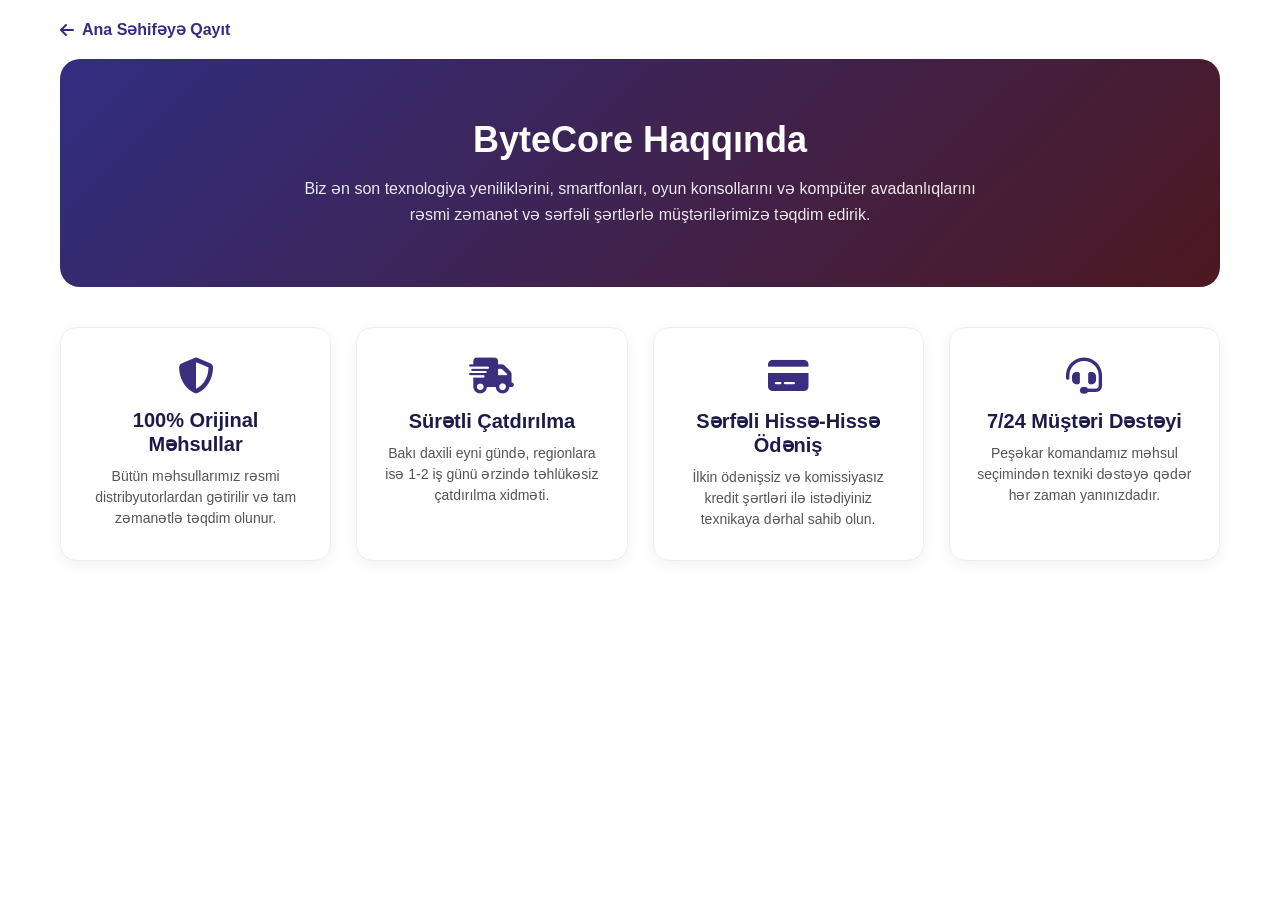
<file: about.html>
<!DOCTYPE html>
<html lang="az">
<head>
    <meta charset="UTF-8">
    <meta name="viewport" content="width=device-width, initial-scale=1.0">
    <title>Haqqımızda | ByteCore Premium Web Store</title>
    <link rel="stylesheet" href="style.css">
    <link rel="stylesheet" href="https://cdnjs.cloudflare.com/ajax/libs/font-awesome/6.4.0/css/all.min.css">
    <style>
        .page-container { max-width: 1200px; margin: 20px auto; padding: 0 20px; }
        .back-link { text-decoration: none; color: #312e81; font-weight: 600; display: inline-flex; align-items: center; gap: 8px; margin-bottom: 20px; }
        .about-hero { background: linear-gradient(135deg, #312e81, #4D1821); color: white; padding: 60px 30px; border-radius: 20px; text-align: center; margin-bottom: 40px; }
        .about-hero h1 { font-size: 36px; margin-bottom: 15px; }
        .about-hero p { max-width: 700px; margin: 0 auto; font-size: 16px; opacity: 0.9; line-height: 1.6; }
        .features-grid { display: grid; grid-template-columns: repeat(auto-fit, minmax(260px, 1fr)); gap: 25px; margin-bottom: 50px; }
        .feature-box { background: #fff; padding: 30px 25px; border-radius: 16px; box-shadow: 0 4px 15px rgba(0,0,0,0.06); border: 1px solid #eee; text-align: center; }
        .feature-box i { font-size: 36px; color: #3B2E7E; margin-bottom: 15px; }
        .feature-box h3 { font-size: 20px; color: #1e1b4b; margin-bottom: 10px; }
        .feature-box p { color: #555; font-size: 14px; line-height: 1.5; }
    </style>
</head>
<body>

    <div class="page-container">
        <a href="index.html" class="back-link">
            <i class="fa-solid fa-arrow-left"></i> Ana Səhifəyə Qayıt
        </a>

        <section class="about-hero">
            <h1>ByteCore Haqqında</h1>
            <p>Biz ən son texnologiya yeniliklərini, smartfonları, oyun konsollarını və kompüter avadanlıqlarını rəsmi zəmanət və sərfəli şərtlərlə müştərilərimizə təqdim edirik.</p>
        </section>

        <section class="features-grid">
            <div class="feature-box">
                <i class="fa-solid fa-shield-halved"></i>
                <h3>100% Orijinal Məhsullar</h3>
                <p>Bütün məhsullarımız rəsmi distribyutorlardan gətirilir və tam zəmanətlə təqdim olunur.</p>
            </div>
            <div class="feature-box">
                <i class="fa-solid fa-truck-fast"></i>
                <h3>Sürətli Çatdırılma</h3>
                <p>Bakı daxili eyni gündə, regionlara isə 1-2 iş günü ərzində təhlükəsiz çatdırılma xidməti.</p>
            </div>
            <div class="feature-box">
                <i class="fa-solid fa-credit-card"></i>
                <h3>Sərfəli Hissə-Hissə Ödəniş</h3>
                <p>İlkin ödənişsiz və komissiyasız kredit şərtləri ilə istədiyiniz texnikaya dərhal sahib olun.</p>
            </div>
            <div class="feature-box">
                <i class="fa-solid fa-headset"></i>
                <h3>7/24 Müştəri Dəstəyi</h3>
                <p>Peşəkar komandamız məhsul seçimindən texniki dəstəyə qədər hər zaman yanınızdadır.</p>
            </div>
        </section>
    </div>

</body>
</html>
</file>
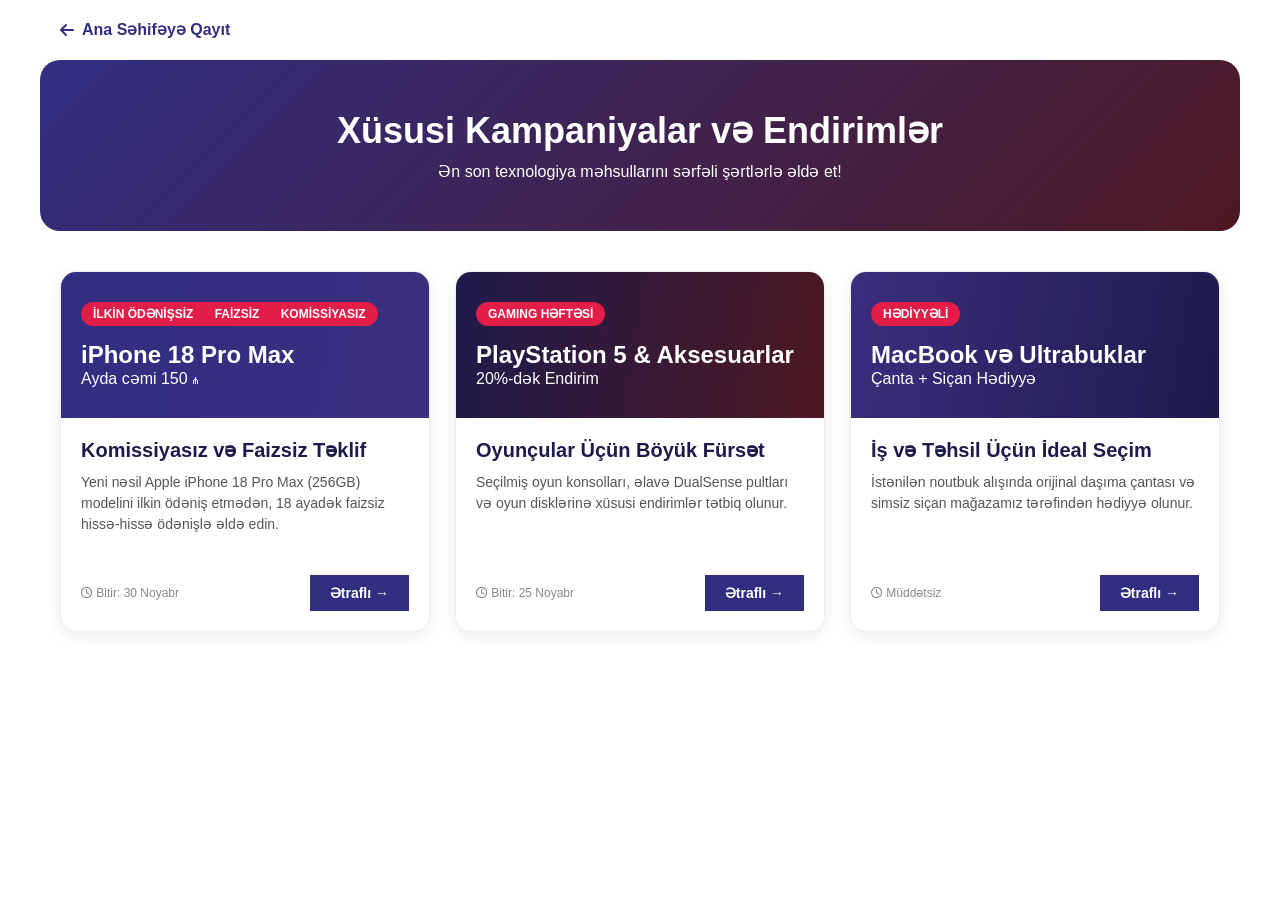
<file: campaigns.html>
<!DOCTYPE html>
<html lang="az">
<head>
    <meta charset="UTF-8">
    <meta name="viewport" content="width=device-width, initial-scale=1.0">
    <title>Kampaniyalar | ByteCore Premium Web Store</title>
    <!-- Mövcud stil faylını bura qoşuruq -->
    <link rel="stylesheet" href="style.css">
    <!-- İkonlar üçün Font Awesome -->
    <link rel="stylesheet" href="https://cdnjs.cloudflare.com/ajax/libs/font-awesome/6.4.0/css/all.min.css">
    <style>
        /* Kampaniyalar səhifəsinə özəl əlavə stillər */
        .campaigns-header {
            background: linear-gradient(135deg, #312e81, #4D1821);
            color: white;
            padding: 50px 20px;
            text-align: center;
            border-radius: 20px;
            margin: 20px auto;
            max-width: 1200px;
        }
        .campaigns-header h1 {
            font-size: 36px;
            margin-bottom: 10px;
        }
        .campaigns-grid {
            display: grid;
            grid-template-columns: repeat(auto-fit, minmax(320px, 1fr));
            gap: 25px;
            max-width: 1200px;
            margin: 40px auto;
            padding: 0 20px;
        }
        .campaign-card {
            background: #ffffff;
            border-radius: 16px;
            overflow: hidden;
            box-shadow: 0 4px 15px rgba(0,0,0,0.08);
            transition: transform 0.3s ease;
            border: 1px solid #eee;
            display: flex;
            flex-direction: column;
            justify-content: space-between;
        }
        .campaign-card:hover {
            transform: translateY(-5px);
        }
        .campaign-banner {
            background: linear-gradient(100deg, #312e81, #3B2E7E);
            color: white;
            padding: 30px 20px;
            position: relative;
        }
        .campaign-badge {
            background: #e11d48;
            color: white;
            padding: 5px 12px;
            border-radius: 20px;
            font-size: 12px;
            font-weight: bold;
            display: inline-block;
            margin-bottom: 15px;
        }
        .campaign-body {
            padding: 20px;
        }
        .campaign-body h3 {
            font-size: 20px;
            margin-bottom: 10px;
            color: #1e1b4b;
        }
        .campaign-body p {
            color: #555;
            font-size: 14px;
            line-height: 1.5;
            margin-bottom: 20px;
        }
        .campaign-footer {
            padding: 0 20px 20px 20px;
            display: flex;
            justify-content: space-between;
            align-items: center;
        }
        .campaign-date {
            font-size: 12px;
            color: #888;
        }
        .back-nav {
            max-width: 1200px;
            margin: 20px auto 0;
            padding: 0 20px;
        }
        .back-link {
            text-decoration: none;
            color: #312e81;
            font-weight: 600;
            display: inline-flex;
            align-items: center;
            gap: 8px;
        }
    </style>
</head>
<body>

    <!-- Ana səhifəyə qayıtmaq üçün yuxarı keçid -->
    <div class="back-nav">
        <a href="index.html" class="back-link">
            <i class="fa-solid fa-arrow-left"></i> Ana Səhifəyə Qayıt
        </a>
    </div>

    <!-- Səhifə Başlığı -->
    <section class="campaigns-header">
        <h1>Xüsusi Kampaniyalar və Endirimlər</h1>
        <p>Ən son texnologiya məhsullarını sərfəli şərtlərlə əldə et!</p>
    </section>

    <!-- Kampaniya Kartları -->
    <section class="campaigns-grid">

        <!-- 1-ci Kampaniya: iPhone 18 Pro Max -->
        <div class="campaign-card">
            <div>
                <div class="campaign-banner">
                    <span class="campaign-badge">İLKİN ÖDƏNİŞSİZ⠀︎︎⠀︎︎ FAİZSİZ⠀︎︎⠀︎︎ KOMİSSİYASIZ</span>
                    <h2>iPhone 18 Pro Max</h2>
                    <p>Ayda cəmi 150 ₼</p>
                </div>
                <div class="campaign-body">
                    <h3>Komissiyasız və Faizsiz Təklif</h3>
                    <p>Yeni nəsil Apple iPhone 18 Pro Max (256GB) modelini ilkin ödəniş etmədən, 18 ayadək faizsiz hissə-hissə ödənişlə əldə edin.</p>
                </div>
            </div>
            <div class="campaign-footer">
                <span class="campaign-date"><i class="fa-regular fa-clock"></i> Bitir: 30 Noyabr</span>
                <a href="IPhone.html" class="btn-primary" style="padding: 10px 20px; color: #fff; background: #312e81; font-size: 14px;"><strong>Ətraflı</strong> &rarr;</a>
            </div>
        </div>

        <!-- 2-ci Kampaniya: Oyun Konsolları -->
        <div class="campaign-card">
            <div>
                <div class="campaign-banner" style="background: linear-gradient(100deg, #1e1b4b, #4D1821);">
                    <span class="campaign-badge">GAMING HƏFTƏSİ</span>
                    <h2>PlayStation 5 & Aksesuarlar</h2>
                    <p>20%-dək Endirim</p>
                </div>
                <div class="campaign-body">
                    <h3>Oyunçular Üçün Böyük Fürsət</h3>
                    <p>Seçilmiş oyun konsolları, əlavə DualSense pultları və oyun disklərinə xüsusi endirimlər tətbiq olunur.</p>
                </div>
            </div>
            <div class="campaign-footer">
                <span class="campaign-date"><i class="fa-regular fa-clock"></i> Bitir: 25 Noyabr</span>
                <a href="PlayStation.html" class="btn-primary" style="padding: 10px 20px; color: #fff; background: #312e81; font-size: 14px;"><strong>Ətraflı</strong> &rarr;</a>
            </div>
        </div>

        <!-- 3-cü Kampaniya: Noutbuklar -->
        <div class="campaign-card">
            <div>
                <div class="campaign-banner" style="background: linear-gradient(100deg, #3B2E7E, #1e1b4b);">
                    <span class="campaign-badge">HƏDİYYƏLİ</span>
                    <h2>MacBook və Ultrabuklar</h2>
                    <p>Çanta + Siçan Hədiyyə</p>
                </div>
                <div class="campaign-body">
                    <h3>İş və Təhsil Üçün İdeal Seçim</h3>
                    <p>İstənilən noutbuk alışında orijinal daşıma çantası və simsiz siçan mağazamız tərəfindən hədiyyə olunur.</p>
                </div>
            </div>
            <div class="campaign-footer">
                <span class="campaign-date"><i class="fa-regular fa-clock"></i> Müddətsiz</span>
                <a href="MacBook.html" class="btn-primary" style="padding: 10px 20px; color: #fff; background: #312e81; font-size: 14px;"><strong>Ətraflı</strong> &rarr;</a>
            </div>
        </div>

    </section>

</body>
</html>
</file>
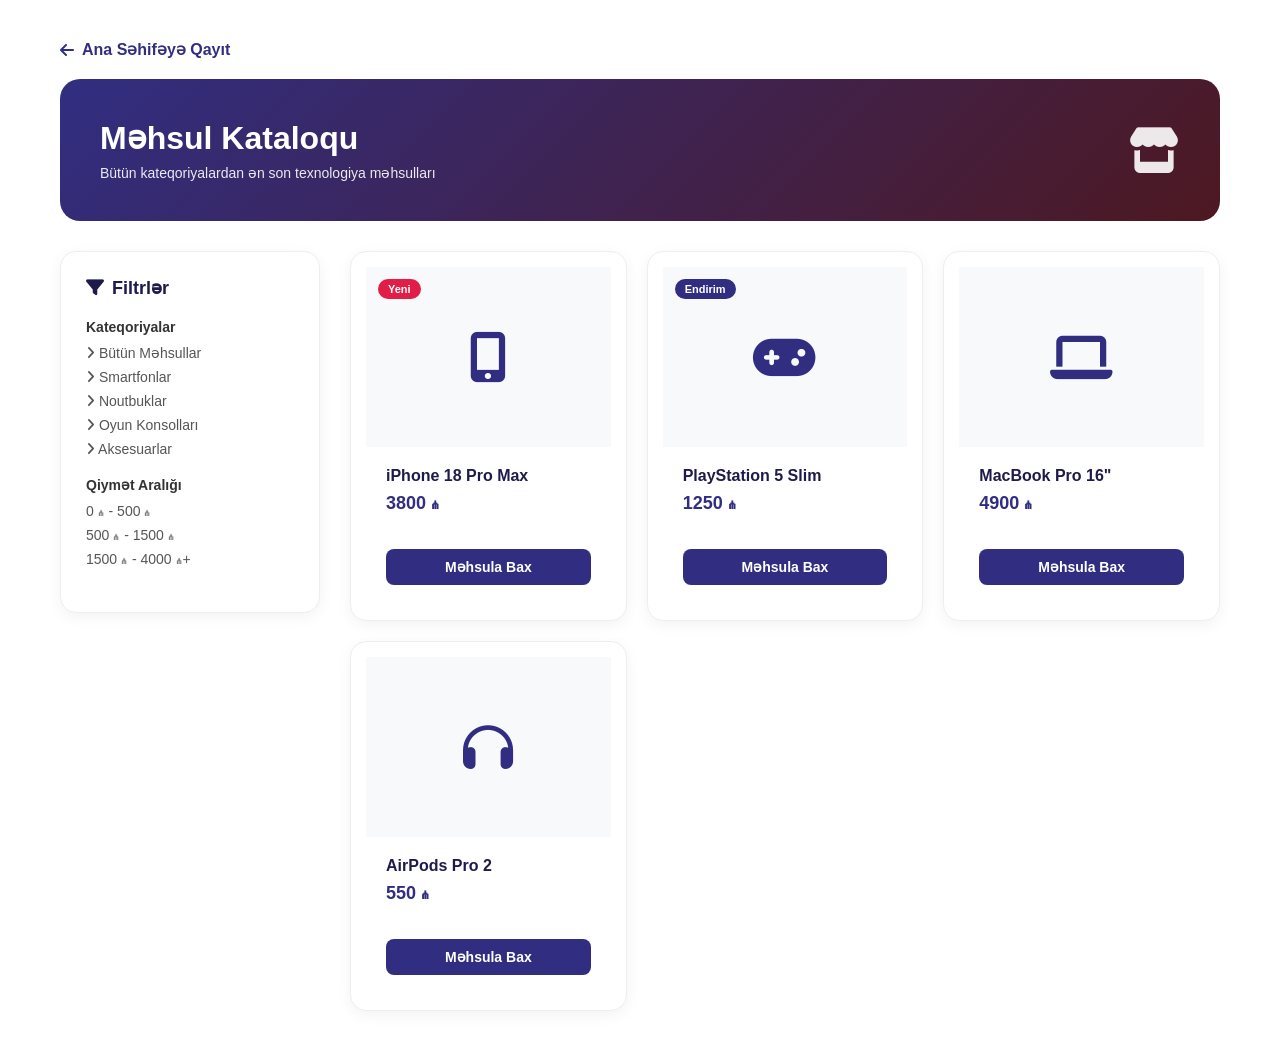
<file: catalog.html>
<!DOCTYPE html>
<html lang="az">
<head>
    <meta charset="UTF-8">
    <meta name="viewport" content="width=device-width, initial-scale=1.0">
    <title>Məhsul Kataloqu | ByteCore Premium Web Store</title>
    <link rel="stylesheet" href="style.css">
    <link rel="stylesheet" href="https://cdnjs.cloudflare.com/ajax/libs/font-awesome/6.4.0/css/all.min.css">
    <style>
        .catalog-container { max-width: 1200px; margin: 40px auto; padding: 0 20px; }
        .back-link { text-decoration: none; color: #312e81; font-weight: 600; display: inline-flex; align-items: center; gap: 8px; margin-bottom: 20px; }
        
        .catalog-header { background: linear-gradient(135deg, #312e81, #4D1821); color: white; padding: 40px; border-radius: 20px; margin-bottom: 30px; display: flex; justify-content: space-between; align-items: center; }
        .catalog-header h1 { font-size: 32px; margin-bottom: 8px; }

        .catalog-layout { display: grid; grid-template-columns: 260px 1fr; gap: 30px; }
        @media (max-width: 768px) { .catalog-layout { grid-template-columns: 1fr; } }

        /* Sol Filtr Paneli */
        .filter-sidebar { background: #fff; padding: 25px; border-radius: 16px; box-shadow: 0 4px 15px rgba(0,0,0,0.05); border: 1px solid #eee; height: fit-content; }
        .filter-title { font-size: 18px; font-weight: 700; color: #1e1b4b; margin-bottom: 20px; display: flex; align-items: center; gap: 8px; }
        .filter-group { margin-bottom: 20px; }
        .filter-group label { display: block; font-weight: 600; color: #333; margin-bottom: 10px; font-size: 14px; }
        .filter-list { list-style: none; padding: 0; margin: 0; }
        .filter-list li { margin-bottom: 8px; font-size: 14px; color: #555; cursor: pointer; transition: 0.2s; }
        .filter-list li:hover { color: #312e81; font-weight: 600; }

        /* Sağ Məhsullar Toru (Grid) */
        .products-grid { display: grid; grid-template-columns: repeat(auto-fit, minmax(240px, 1fr)); gap: 20px; }
        .product-card { background: #fff; border-radius: 16px; overflow: hidden; box-shadow: 0 4px 15px rgba(0,0,0,0.05); border: 1px solid #eee; transition: transform 0.3s ease; display: flex; flex-direction: column; justify-content: space-between; }
        .product-card:hover { transform: translateY(-5px); box-shadow: 0 8px 25px rgba(0,0,0,0.1); }
        
        .p-img-box { background: #f8f9fa; height: 180px; display: flex; align-items: center; justify-content: center; position: relative; color: #312e81; font-size: 50px; }
        .p-badge { position: absolute; top: 12px; left: 12px; background: #e11d48; color: white; padding: 4px 10px; border-radius: 20px; font-size: 11px; font-weight: bold; }
        
        .p-body { padding: 20px; }
        .p-title { font-size: 16px; font-weight: 700; color: #1e1b4b; margin-bottom: 8px; }
        .p-price { font-size: 18px; font-weight: 800; color: #312e81; margin-bottom: 15px; }
        
        .p-footer { padding: 0 20px 20px 20px; }
        .buy-btn { display: block; text-align: center; background: #312e81; color: white; text-decoration: none; padding: 10px; border-radius: 8px; font-weight: bold; font-size: 14px; transition: 0.2s; }
        .buy-btn:hover { background: #4D1821; }
    </style>
</head>
<body>

    <div class="catalog-container">
        <a href="index.html" class="back-link">
            <i class="fa-solid fa-arrow-left"></i> Ana Səhifəyə Qayıt
        </a>

        <div class="catalog-header">
            <div>
                <h1>Məhsul Kataloqu</h1>
                <p style="opacity: 0.9; font-size: 14px;">Bütün kateqoriyalardan ən son texnologiya məhsulları</p>
            </div>
            <i class="fa-solid fa-store" style="font-size: 45px; opacity: 0.9;"></i>
        </div>

        <div class="catalog-layout">
            <!-- Sol Tərəf: Filtrlər -->
            <div class="filter-sidebar">
                <div class="filter-title"><i class="fa-solid fa-filter"></i> Filtrlər</div>
                
                <div class="filter-group">
                    <label>Kateqoriyalar</label>
                    <ul class="filter-list">
                        <li><i class="fa-solid fa-angle-right"></i> Bütün Məhsullar</li>
                        <li><i class="fa-solid fa-angle-right"></i> Smartfonlar</li>
                        <li><i class="fa-solid fa-angle-right"></i> Noutbuklar</li>
                        <li><i class="fa-solid fa-angle-right"></i> Oyun Konsolları</li>
                        <li><i class="fa-solid fa-angle-right"></i> Aksesuarlar</li>
                    </ul>
                </div>

                <div class="filter-group">
                    <label>Qiymət Aralığı</label>
                    <ul class="filter-list">
                        <li>0 ₼ - 500 ₼</li>
                        <li>500 ₼ - 1500 ₼</li>
                        <li>1500 ₼ - 4000 ₼+</li>
                    </ul>
                </div>
            </div>

            <!-- Sağ Tərəf: Məhsullar -->
            <div class="products-grid">
                
                <!-- Məhsul 1 -->
                <div class="product-card">
                    <div>
                        <div class="p-img-box">
                            <span class="p-badge">Yeni</span>
                            <i class="fa-solid fa-mobile-screen-button"></i>
                        </div>
                        <div class="p-body">
                            <div class="p-title">iPhone 18 Pro Max</div>
                            <div class="p-price">3800 ₼</div>
                        </div>
                    </div>
                    <div class="p-footer">
                        <a href="product.html?id=109" class="buy-btn">Məhsula Bax</a>
                    </div>
                </div>

                <!-- Məhsul 2 -->
                <div class="product-card">
                    <div>
                        <div class="p-img-box">
                            <span class="p-badge" style="background: #312e81;">Endirim</span>
                            <i class="fa-solid fa-gamepad"></i>
                        </div>
                        <div class="p-body">
                            <div class="p-title">PlayStation 5 Slim</div>
                            <div class="p-price">1250 ₼</div>
                        </div>
                    </div>
                    <div class="p-footer">
                        <a href="product.html?id=109" class="buy-btn">Məhsula Bax</a>
                    </div>
                </div>

                <!-- Məhsul 3 -->
                <div class="product-card">
                    <div>
                        <div class="p-img-box">
                            <i class="fa-solid fa-laptop"></i>
                        </div>
                        <div class="p-body">
                            <div class="p-title">MacBook Pro 16"</div>
                            <div class="p-price">4900 ₼</div>
                        </div>
                    </div>
                    <div class="p-footer">
                        <a href="product.html?id=109" class="buy-btn">Məhsula Bax</a>
                    </div>
                </div>

                <!-- Məhsul 4 -->
                <div class="product-card">
                    <div>
                        <div class="p-img-box">
                            <i class="fa-solid fa-headphones"></i>
                        </div>
                        <div class="p-body">
                            <div class="p-title">AirPods Pro 2</div>
                            <div class="p-price">550 ₼</div>
                        </div>
                    </div>
                    <div class="p-footer">
                        <a href="product.html?id=109" class="buy-btn">Məhsula Bax</a>
                    </div>
                </div>

            </div>
        </div>
    </div>

</body>
</html>
</file>
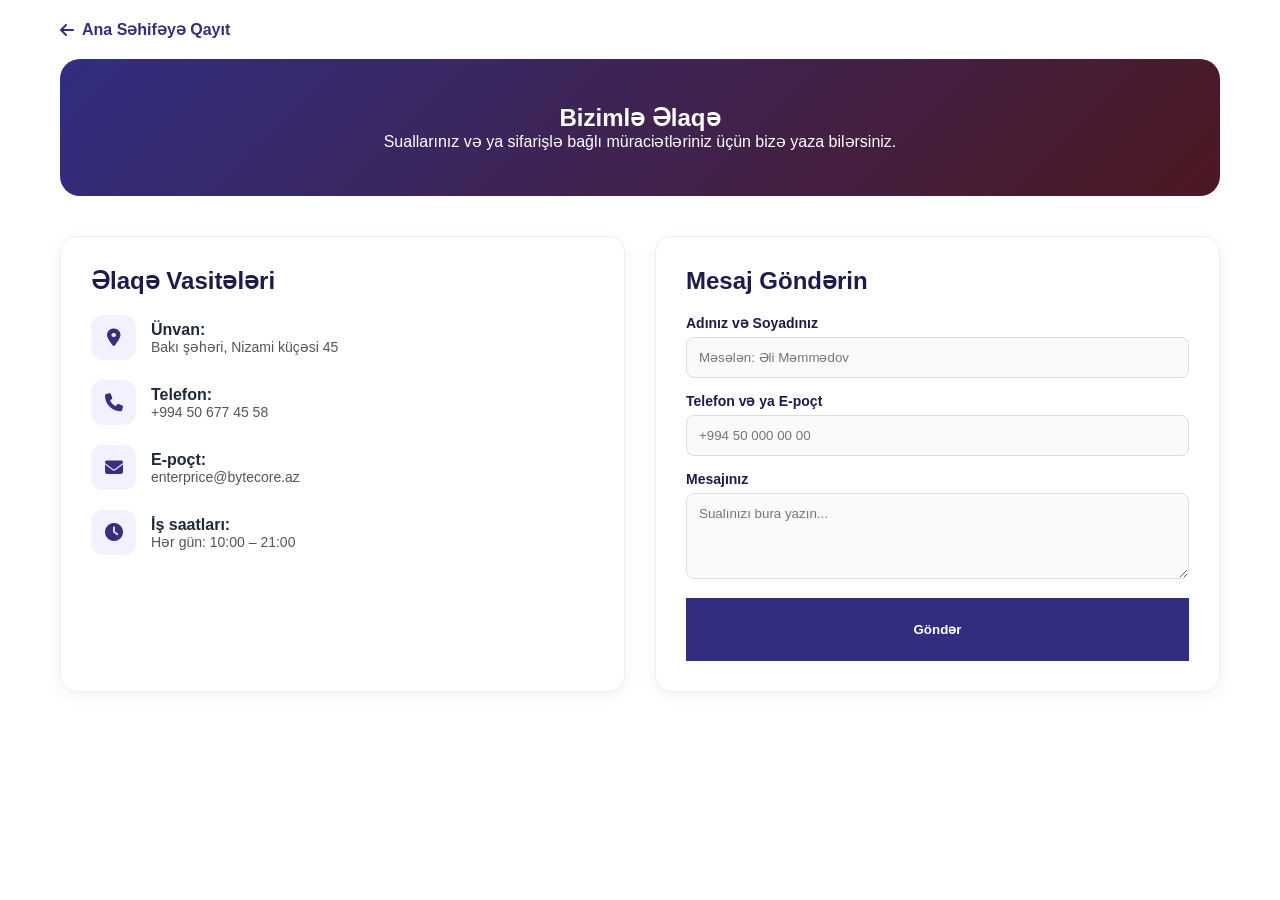
<file: contact.html>
<!DOCTYPE html>
<html lang="az">
<head>
    <meta charset="UTF-8">
    <meta name="viewport" content="width=device-width, initial-scale=1.0">
    <title>Əlaqə | ByteCore Premium Web Store</title>
    <link rel="stylesheet" href="style.css">
    <link rel="stylesheet" href="https://cdnjs.cloudflare.com/ajax/libs/font-awesome/6.4.0/css/all.min.css">
    <style>
        .page-container { max-width: 1200px; margin: 20px auto; padding: 0 20px; }
        .back-link { text-decoration: none; color: #312e81; font-weight: 600; display: inline-flex; align-items: center; gap: 8px; margin-bottom: 20px; }
        .contact-header { background: linear-gradient(135deg, #312e81, #4D1821); color: white; padding: 45px 20px; border-radius: 20px; text-align: center; margin-bottom: 40px; }
        .contact-wrapper { display: grid; grid-template-columns: repeat(auto-fit, minmax(320px, 1fr)); gap: 30px; margin-bottom: 50px; }
        .contact-info, .contact-form { background: #fff; padding: 30px; border-radius: 16px; box-shadow: 0 4px 15px rgba(59, 46, 126, 0.06); border: 1px solid #eee; }
        .info-item { display: flex; align-items: center; gap: 15px; margin-bottom: 20px; }
        .info-item i { width: 45px; height: 45px; background: #f3f0ff; color: #3B2E7E; border-radius: 12px; display: flex; align-items: center; justify-content: center; font-size: 18px; }
        .form-group { margin-bottom: 15px; }
        .form-group label { display: block; margin-bottom: 6px; font-weight: 600; color: #1e1b4b; font-size: 14px; }
        .form-group input, .form-group textarea { width: 100%; padding: 12px; border: 1px solid #ddd; border-radius: 8px; font-family: inherit; box-sizing: border-box; }
        .form-group input:focus, .form-group textarea:focus { outline: none; border-color: #3B2E7E; }
    </style>
</head>
<body>

    <div class="page-container">
        <a href="index.html" class="back-link">
            <i class="fa-solid fa-arrow-left"></i> Ana Səhifəyə Qayıt
        </a>

        <section class="contact-header">
            <h1>Bizimlə Əlaqə</h1>
            <p>Suallarınız və ya sifarişlə bağlı müraciətləriniz üçün bizə yaza bilərsiniz.</p>
        </section>

        <div class="contact-wrapper">
            <!-- Əlaqə Məlumatları -->
            <div class="contact-info">
                <h2 style="margin-bottom: 20px; color: #1e1b4b;">Əlaqə Vasitələri</h2>
                
                <div class="info-item">
                    <i class="fa-solid fa-location-dot"></i>
                    <div>
                        <strong>Ünvan:</strong>
                        <p style="color: #555; font-size: 14px;">Bakı şəhəri, Nizami küçəsi 45</p>
                    </div>
                </div>

                <div class="info-item">
                    <i class="fa-solid fa-phone"></i>
                    <div>
                        <strong>Telefon:</strong>
                        <p style="color: #555; font-size: 14px;">+994 50 677 45 58</p>
                    </div>
                </div>

                <div class="info-item">
                    <i class="fa-solid fa-envelope"></i>
                    <div>
                        <strong>E-poçt:</strong>
                        <p style="color: #555; font-size: 14px;">enterprice@bytecore.az</p>
                    </div>
                </div>

                <div class="info-item">
                    <i class="fa-solid fa-clock"></i>
                    <div>
                        <strong>İş saatları:</strong>
                        <p style="color: #555; font-size: 14px;">Hər gün: 10:00 – 21:00</p>
                    </div>
                </div>
            </div>

            <!-- Mesaj Göndərmə Formu -->
            <div class="contact-form">
                <h2 style="margin-bottom: 20px; color: #1e1b4b;">Mesaj Göndərin</h2>
                <form onsubmit="event.preventDefault(); alert('Mesajınız uğurla göndərildi!');">
                    <div class="form-group">
                        <label>Adınız və Soyadınız</label>
                        <input type="text" placeholder="Məsələn: Əli Məmmədov" required>
                    </div>
                    <div class="form-group">
                        <label>Telefon və ya E-poçt</label>
                        <input type="text" placeholder="+994 50 000 00 00" required>
                    </div>
                    <div class="form-group">
                        <label>Mesajınız</label>
                        <textarea rows="4" placeholder="Sualınızı bura yazın..." required></textarea>
                    </div>
                    <button type="submit" class="btn-primary" style="border: none; cursor: pointer; color: #fff; background: #312e81; width: 100%;"><strong>Göndər</strong></button>
                </form>
            </div>
        </div>
    </div>

</body>
</html>
</file>
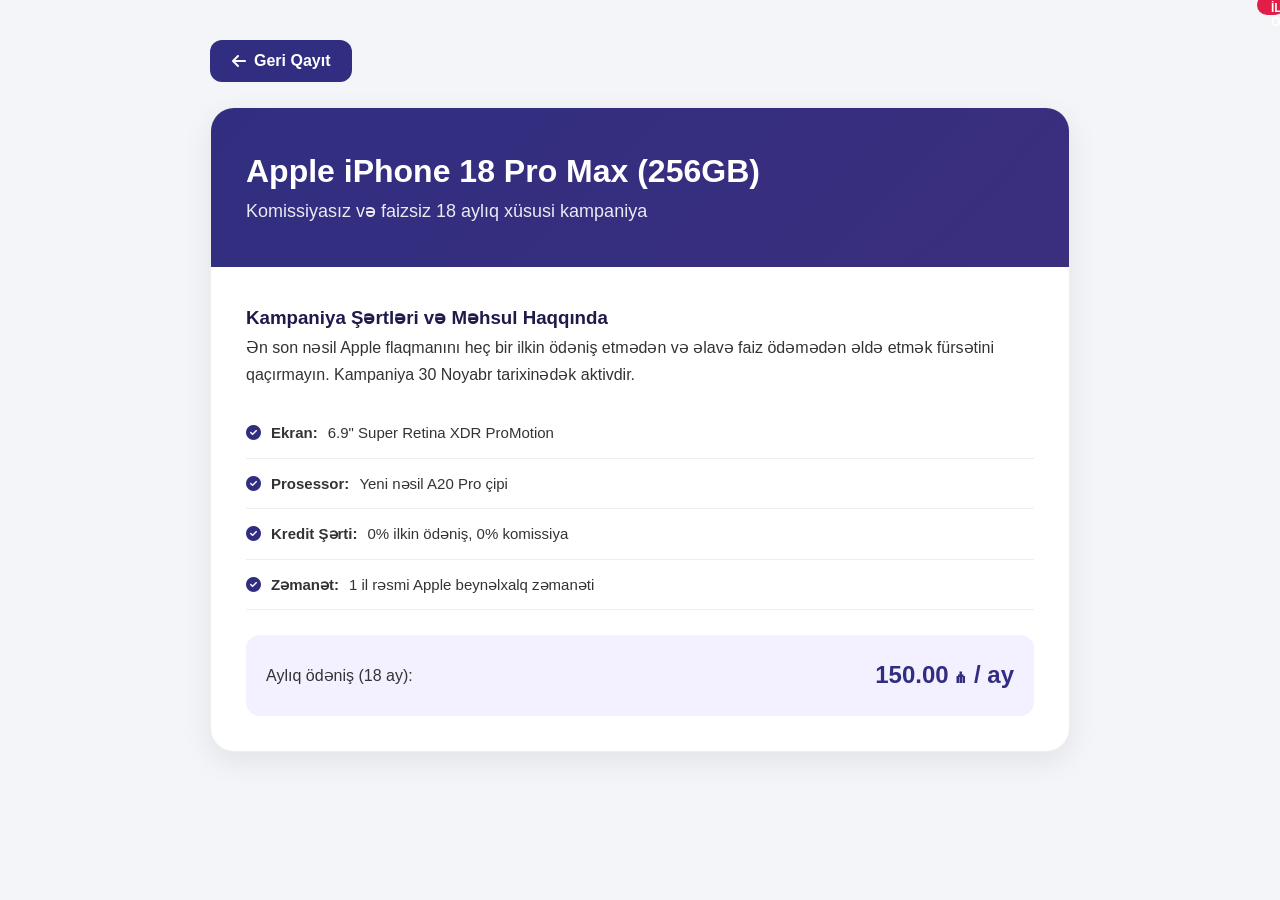
<file: IPhone.html>
<!DOCTYPE html>
<html lang="az">
<head>
    <meta charset="UTF-8">
    <meta name="viewport" content="width=device-width, initial-scale=1.0">
    <title>iPhone 18 Pro Max Kampaniyası | ByteCore</title>
    <link rel="stylesheet" href="style.css">
    <link rel="stylesheet" href="https://cdnjs.cloudflare.com/ajax/libs/font-awesome/6.4.0/css/all.min.css">
    <style>
        body { background: #f4f5f8; font-family: 'Segoe UI', sans-serif; margin: 0; padding: 0; }
        .single-wrapper { max-width: 900px; margin: 40px auto; padding: 0 20px; }
        .back-btn {
            display: inline-flex; align-items: center; gap: 8px;
            background: #312e81; color: white; text-decoration: none;
            padding: 12px 22px; border-radius: 12px; font-weight: 600;
            margin-bottom: 25px; transition: 0.2s;
        }
        .back-btn:hover { background: #4D1821; }
        .detail-card {
            background: #fff; border-radius: 24px; overflow: hidden;
            box-shadow: 0 10px 30px rgba(0,0,0,0.08); border: 1px solid #eee;
        }
        .detail-hero {
            background: linear-gradient(135deg, #312e81, #3B2E7E);
            color: white; padding: 45px 35px;
        }
        .badge {
            background: #e11d48; padding: 6px 14px; border-radius: 20px;
            font-size: 12px; font-weight: bold; display: inline-block; margin-bottom: 15px;
        }
        .detail-hero h1 { font-size: 32px; margin: 0 0 10px 0; }
        .detail-hero p { font-size: 18px; opacity: 0.9; margin: 0; }
        .detail-content { padding: 35px; color: #333; line-height: 1.7; }
        .specs-list { list-style: none; padding: 0; margin: 20px 0; }
        .specs-list li {
            padding: 12px 0; border-bottom: 1px solid #eee;
            display: flex; align-items: center; gap: 10px; font-size: 15px;
        }
        .specs-list li i { color: #312e81; }
        .price-highlight {
            background: #f3f0ff; padding: 20px; border-radius: 14px;
            margin-top: 25px; display: flex; justify-content: space-between; align-items: center;
        }
        .price-highlight strong { font-size: 24px; color: #312e81; }
    </style>
</head>
<body>

    <div class="single-wrapper">
        <!-- Yalnız Geri Qayıtma Düyməsi -->
        <a href="campaigns.html" class="back-btn">
            <i class="fa-solid fa-arrow-left"></i> Geri Qayıt
        </a>

        <div class="detail-card">
            <div class="detail-hero">
                <span class="badge">İLKİN ÖDƏNİŞSİZ</span>
                <h1>Apple iPhone 18 Pro Max (256GB)</h1>
                <p>Komissiyasız və faizsiz 18 aylıq xüsusi kampaniya</p>
            </div>

            <div class="detail-content">
                <h3 style="color: #1e1b4b; margin-top: 0;">Kampaniya Şərtləri və Məhsul Haqqında</h3>
                <p>Ən son nəsil Apple flaqmanını heç bir ilkin ödəniş etmədən və əlavə faiz ödəmədən əldə etmək fürsətini qaçırmayın. Kampaniya 30 Noyabr tarixinədək aktivdir.</p>
                
                <ul class="specs-list">
                    <li><i class="fa-solid fa-check-circle"></i> <strong>Ekran:</strong> 6.9" Super Retina XDR ProMotion</li>
                    <li><i class="fa-solid fa-check-circle"></i> <strong>Prosessor:</strong> Yeni nəsil A20 Pro çipi</li>
                    <li><i class="fa-solid fa-check-circle"></i> <strong>Kredit Şərti:</strong> 0% ilkin ödəniş, 0% komissiya</li>
                    <li><i class="fa-solid fa-check-circle"></i> <strong>Zəmanət:</strong> 1 il rəsmi Apple beynəlxalq zəmanəti</li>
                </ul>

                <div class="price-highlight">
                    <span>Aylıq ödəniş (18 ay):</span>
                    <strong>150.00 ₼ / ay</strong>
                </div>
            </div>
        </div>
    </div>

</body>
</html>
</file>
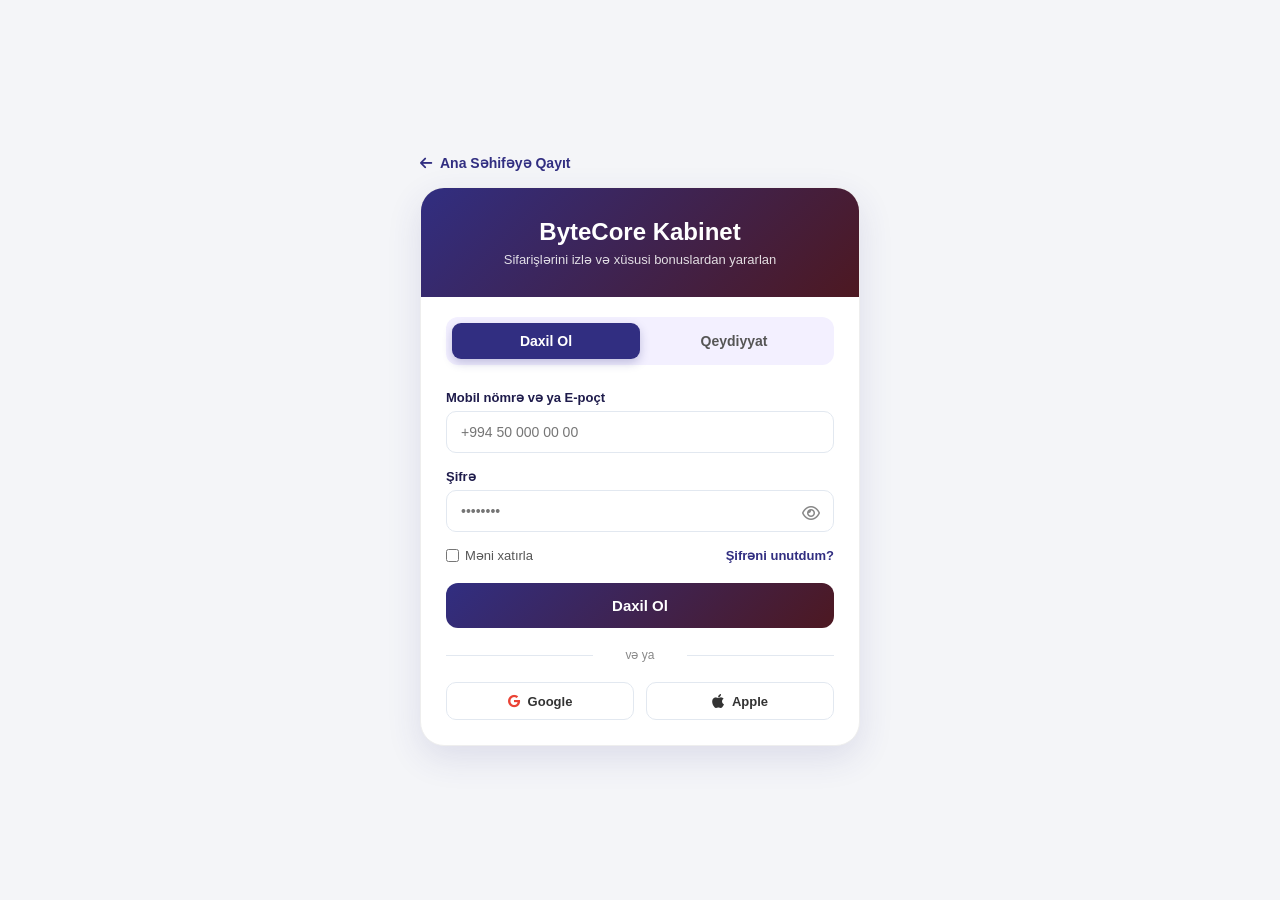
<file: login.html>
<!DOCTYPE html>
<html lang="az">
<head>
    <meta charset="UTF-8">
    <meta name="viewport" content="width=device-width, initial-scale=1.0">
    <title>Daxil Ol və ya Qeydiyyat | ByteCore Premium Web Store</title>
    <link rel="stylesheet" href="style.css">
    <link rel="stylesheet" href="https://cdnjs.cloudflare.com/ajax/libs/font-awesome/6.4.0/css/all.min.css">
    <style>
        body {
            background: #f4f5f8;
            font-family: 'Segoe UI', Tahoma, Geneva, Verdana, sans-serif;
            margin: 0;
            padding: 0;
        }
        .auth-wrapper {
            min-height: 100vh;
            display: flex;
            flex-direction: column;
            align-items: center;
            justify-content: center;
            padding: 20px;
        }
        .back-home {
            width: 100%;
            max-width: 440px;
            margin-bottom: 15px;
        }
        .back-home a {
            text-decoration: none;
            color: #312e81;
            font-weight: 600;
            font-size: 14px;
            display: inline-flex;
            align-items: center;
            gap: 8px;
        }
        .auth-card {
            background: #ffffff;
            width: 100%;
            max-width: 440px;
            border-radius: 24px;
            box-shadow: 0 12px 35px rgba(49, 46, 129, 0.12);
            overflow: hidden;
            border: 1px solid #eee;
        }
        .auth-banner {
            background: linear-gradient(135deg, #312e81, #4D1821);
            color: white;
            padding: 30px 25px;
            text-align: center;
        }
        .auth-banner h2 {
            margin: 0 0 6px 0;
            font-size: 24px;
        }
        .auth-banner p {
            margin: 0;
            font-size: 13px;
            opacity: 0.85;
        }

        /* Giriş / Qeydiyyat Keçid Düymələri (Tabs) */
        .auth-tabs {
            display: flex;
            background: #f3f0ff;
            padding: 6px;
            margin: 20px 25px 0;
            border-radius: 12px;
        }
        .tab-btn {
            flex: 1;
            border: none;
            background: transparent;
            padding: 10px;
            font-size: 14px;
            font-weight: 700;
            color: #555;
            border-radius: 9px;
            cursor: pointer;
            transition: all 0.25s ease;
        }
        .tab-btn.active {
            background: #312e81;
            color: white;
            box-shadow: 0 4px 10px rgba(49, 46, 129, 0.25);
        }

        .auth-body {
            padding: 25px;
        }
        .form-section {
            display: none;
        }
        .form-section.active {
            display: block;
        }
        .input-group {
            margin-bottom: 16px;
            position: relative;
        }
        .input-group label {
            display: block;
            font-size: 13px;
            font-weight: 600;
            color: #1e1b4b;
            margin-bottom: 6px;
        }
        .input-group input {
            width: 100%;
            padding: 12px 14px;
            border: 1.5px solid #e2e8f0;
            border-radius: 10px;
            font-size: 14px;
            box-sizing: border-box;
            transition: 0.2s;
        }
        .input-group input:focus {
            outline: none;
            border-color: #312e81;
        }
        .toggle-pass {
            position: absolute;
            right: 14px;
            top: 36px;
            color: #888;
            cursor: pointer;
        }
        .form-options {
            display: flex;
            justify-content: space-between;
            align-items: center;
            font-size: 13px;
            margin-bottom: 20px;
            color: #555;
        }
        .form-options a {
            color: #312e81;
            text-decoration: none;
            font-weight: 600;
        }
        .submit-btn {
            width: 100%;
            background: linear-gradient(135deg, #312e81, #4D1821);
            color: white;
            border: none;
            padding: 14px;
            border-radius: 12px;
            font-size: 15px;
            font-weight: 700;
            cursor: pointer;
            transition: opacity 0.2s;
        }
        .submit-btn:hover {
            opacity: 0.92;
        }
        .divider {
            text-align: center;
            margin: 20px 0;
            position: relative;
            font-size: 12px;
            color: #888;
        }
        .divider::before, .divider::after {
            content: "";
            position: absolute;
            top: 50%;
            width: 38%;
            height: 1px;
            background: #e2e8f0;
        }
        .divider::before { left: 0; }
        .divider::after { right: 0; }

        .social-login {
            display: flex;
            gap: 12px;
        }
        .social-btn {
            flex: 1;
            display: flex;
            align-items: center;
            justify-content: center;
            gap: 8px;
            padding: 10px;
            border: 1.5px solid #e2e8f0;
            border-radius: 10px;
            background: white;
            font-size: 13px;
            font-weight: 600;
            color: #333;
            cursor: pointer;
            transition: 0.2s;
        }
        .social-btn:hover {
            background: #f8fafc;
            border-color: #cbd5e1;
        }
    </style>
</head>
<body>

    <div class="auth-wrapper">
        <div class="back-home">
            <a href="index.html"><i class="fa-solid fa-arrow-left"></i> Ana Səhifəyə Qayıt</a>
        </div>

        <div class="auth-card">
            <div class="auth-banner">
                <h2>ByteCore Kabinet</h2>
                <p>Sifarişlərini izlə və xüsusi bonuslardan yararlan</p>
            </div>

            <!-- Keçid Düymələri -->
            <div class="auth-tabs">
                <button class="tab-btn active" onclick="switchTab('login', this)">Daxil Ol</button>
                <button class="tab-btn" onclick="switchTab('register', this)">Qeydiyyat</button>
            </div>

            <div class="auth-body">
                <!-- 1. GİRİŞ FORMASI -->
                <form id="login-form" class="form-section active" onsubmit="handleAuth(event, 'Giriş uğurludur!')">
                    <div class="input-group">
                        <label>Mobil nömrə və ya E-poçt</label>
                        <input type="text" placeholder="+994 50 000 00 00" required>
                    </div>
                    <div class="input-group">
                        <label>Şifrə</label>
                        <input type="password" id="login-pass" placeholder="••••••••" required>
                        <i class="fa-regular fa-eye toggle-pass" onclick="togglePassword('login-pass', this)"></i>
                    </div>
                    <div class="form-options">
                        <label style="display: flex; align-items: center; gap: 6px; cursor: pointer;">
                            <input type="checkbox"> Məni xatırla
                        </label>
                        <a href="#" onclick="alert('Şifrə yeniləmə kodu nömrənizə göndərildi.')">Şifrəni unutdum?</a>
                    </div>
                    <button type="submit" class="submit-btn">Daxil Ol</button>
                </form>

                <!-- 2. QEYDİYYAT FORMASI -->
                <form id="register-form" class="form-section" onsubmit="handleAuth(event, 'Qeydiyyat tamamlandı! Xoş gəldiniz!')">
                    <div class="input-group">
                        <label>Ad və Soyad</label>
                        <input type="text" placeholder="Məsələn: Murad Əliyev" required>
                    </div>
                    <div class="input-group">
                        <label>Mobil nömrə</label>
                        <input type="tel" placeholder="+994 50 123 45 67" required>
                    </div>
                    <div class="input-group">
                        <label>E-poçt ünvanı</label>
                        <input type="email" placeholder="numune@mail.com" required>
                    </div>
                    <div class="input-group">
                        <label>Yeni Şifrə</label>
                        <input type="password" id="reg-pass" placeholder="Minimum 6 simvol" required>
                        <i class="fa-regular fa-eye toggle-pass" onclick="togglePassword('reg-pass', this)"></i>
                    </div>
                    <button type="submit" class="submit-btn">Hesab Yarat</button>
                </form>

                <div class="divider">və ya</div>

                <!-- Sosial Şəbəkə ilə Giriş -->
                <div class="social-login">
                    <button type="button" class="social-btn" onclick="alert('Google hesabı ilə qoşulur...')">
                        <i class="fa-brands fa-google" style="color: #ea4335;"></i> Google
                    </button>
                    <button type="button" class="social-btn" onclick="alert('Apple ID ilə qoşulur...')">
                        <i class="fa-brands fa-apple" style="font-size: 16px;"></i> Apple
                    </button>
                </div>
            </div>
        </div>
    </div>

    <script>
        function switchTab(tabName, btn) {
            // Düymələrin aktivliyini dəyiş
            document.querySelectorAll('.tab-btn').forEach(b => b.classList.remove('active'));
            btn.classList.add('active');

            // Formanı dəyiş
            document.querySelectorAll('.form-section').forEach(f => f.classList.remove('active'));
            document.getElementById(tabName + '-form').classList.add('active');
        }

        function togglePassword(inputId, icon) {
            const input = document.getElementById(inputId);
            if (input.type === 'password') {
                input.type = 'text';
                icon.classList.replace('fa-eye', 'fa-eye-slash');
            } else {
                input.type = 'password';
                icon.classList.replace('fa-eye-slash', 'fa-eye');
            }
        }

        function handleAuth(e, message) {
            e.preventDefault();
            alert(message);
            window.location.href = 'index.html';
        }
    </script>

</body>
</html>
</file>
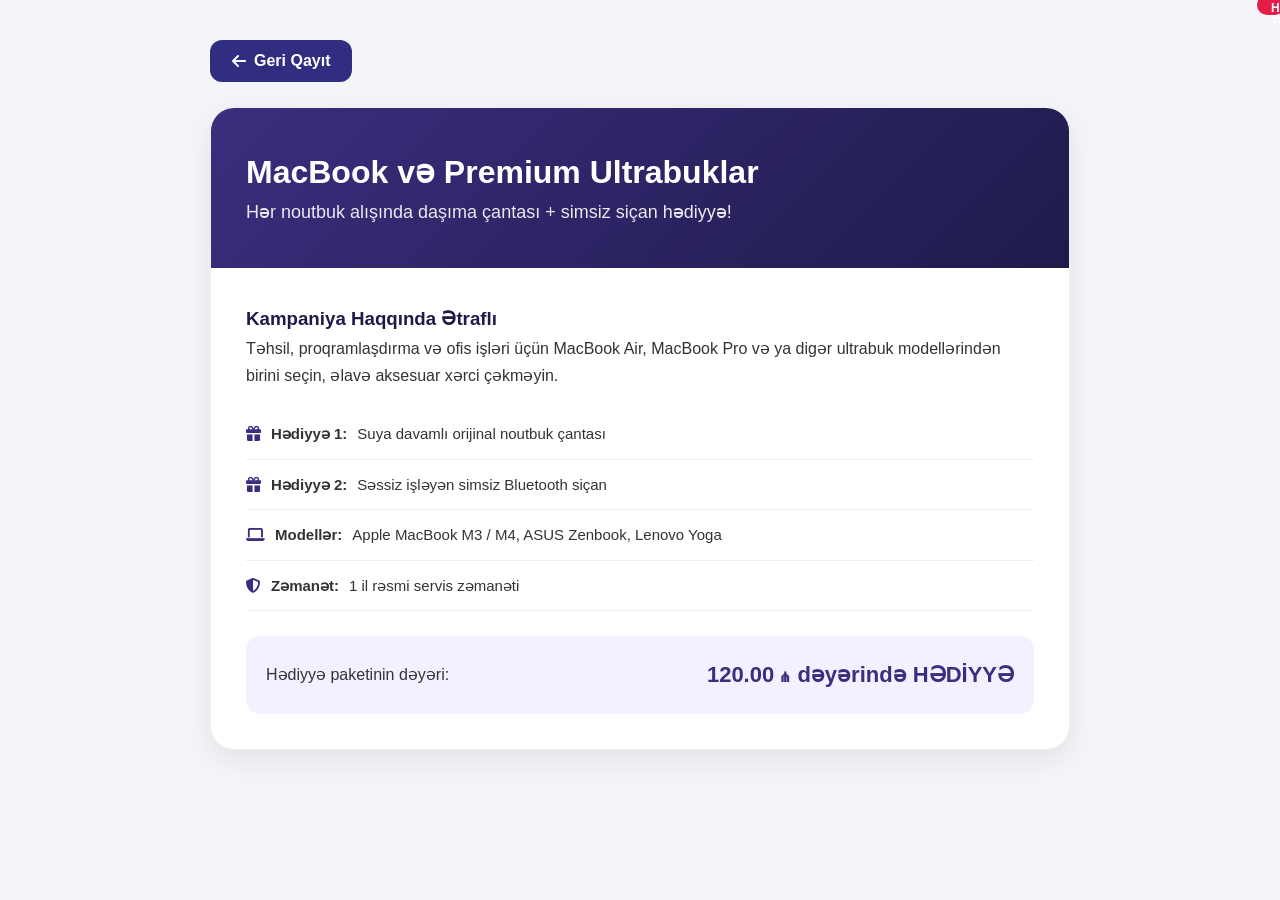
<file: Macbook.html>
<!DOCTYPE html>
<html lang="az">
<head>
    <meta charset="UTF-8">
    <meta name="viewport" content="width=device-width, initial-scale=1.0">
    <title>MacBook və Ultrabuk Kampaniyası | ByteCore</title>
    <link rel="stylesheet" href="style.css">
    <link rel="stylesheet" href="https://cdnjs.cloudflare.com/ajax/libs/font-awesome/6.4.0/css/all.min.css">
    <style>
        body { background: #f4f5f8; font-family: 'Segoe UI', sans-serif; margin: 0; padding: 0; }
        .single-wrapper { max-width: 900px; margin: 40px auto; padding: 0 20px; }
        .back-btn {
            display: inline-flex; align-items: center; gap: 8px;
            background: #312e81; color: white; text-decoration: none;
            padding: 12px 22px; border-radius: 12px; font-weight: 600;
            margin-bottom: 25px; transition: 0.2s;
        }
        .back-btn:hover { background: #4D1821; }
        .detail-card {
            background: #fff; border-radius: 24px; overflow: hidden;
            box-shadow: 0 10px 30px rgba(0,0,0,0.08); border: 1px solid #eee;
        }
        .detail-hero {
            background: linear-gradient(135deg, #3B2E7E, #1e1b4b);
            color: white; padding: 45px 35px;
        }
        .badge {
            background: #e11d48; padding: 6px 14px; border-radius: 20px;
            font-size: 12px; font-weight: bold; display: inline-block; margin-bottom: 15px;
        }
        .detail-hero h1 { font-size: 32px; margin: 0 0 10px 0; }
        .detail-hero p { font-size: 18px; opacity: 0.9; margin: 0; }
        .detail-content { padding: 35px; color: #333; line-height: 1.7; }
        .specs-list { list-style: none; padding: 0; margin: 20px 0; }
        .specs-list li {
            padding: 12px 0; border-bottom: 1px solid #eee;
            display: flex; align-items: center; gap: 10px; font-size: 15px;
        }
        .specs-list li i { color: #3B2E7E; }
        .price-highlight {
            background: #f3f0ff; padding: 20px; border-radius: 14px;
            margin-top: 25px; display: flex; justify-content: space-between; align-items: center;
        }
        .price-highlight strong { font-size: 22px; color: #3B2E7E; }
    </style>
</head>
<body>

    <div class="single-wrapper">
        <!-- Yalnız Geri Qayıtma Düyməsi -->
        <a href="campaigns.html" class="back-btn">
            <i class="fa-solid fa-arrow-left"></i> Geri Qayıt
        </a>

        <div class="detail-card">
            <div class="detail-hero">
                <span class="badge">HƏDİYYƏLİ TƏKLİF</span>
                <h1>MacBook və Premium Ultrabuklar</h1>
                <p>Hər noutbuk alışında daşıma çantası + simsiz siçan hədiyyə!</p>
            </div>

            <div class="detail-content">
                <h3 style="color: #1e1b4b; margin-top: 0;">Kampaniya Haqqında Ətraflı</h3>
                <p>Təhsil, proqramlaşdırma və ofis işləri üçün MacBook Air, MacBook Pro və ya digər ultrabuk modellərindən birini seçin, əlavə aksesuar xərci çəkməyin.</p>
                
                <ul class="specs-list">
                    <li><i class="fa-solid fa-gift"></i> <strong>Hədiyyə 1:</strong> Suya davamlı orijinal noutbuk çantası</li>
                    <li><i class="fa-solid fa-gift"></i> <strong>Hədiyyə 2:</strong> Səssiz işləyən simsiz Bluetooth siçan</li>
                    <li><i class="fa-solid fa-laptop"></i> <strong>Modellər:</strong> Apple MacBook M3 / M4, ASUS Zenbook, Lenovo Yoga</li>
                    <li><i class="fa-solid fa-shield-halved"></i> <strong>Zəmanət:</strong> 1 il rəsmi servis zəmanəti</li>
                </ul>

                <div class="price-highlight">
                    <span>Hədiyyə paketinin dəyəri:</span>
                    <strong>120.00 ₼ dəyərində HƏDİYYƏ</strong>
                </div>
            </div>
        </div>
    </div>

</body>
</html>
</file>
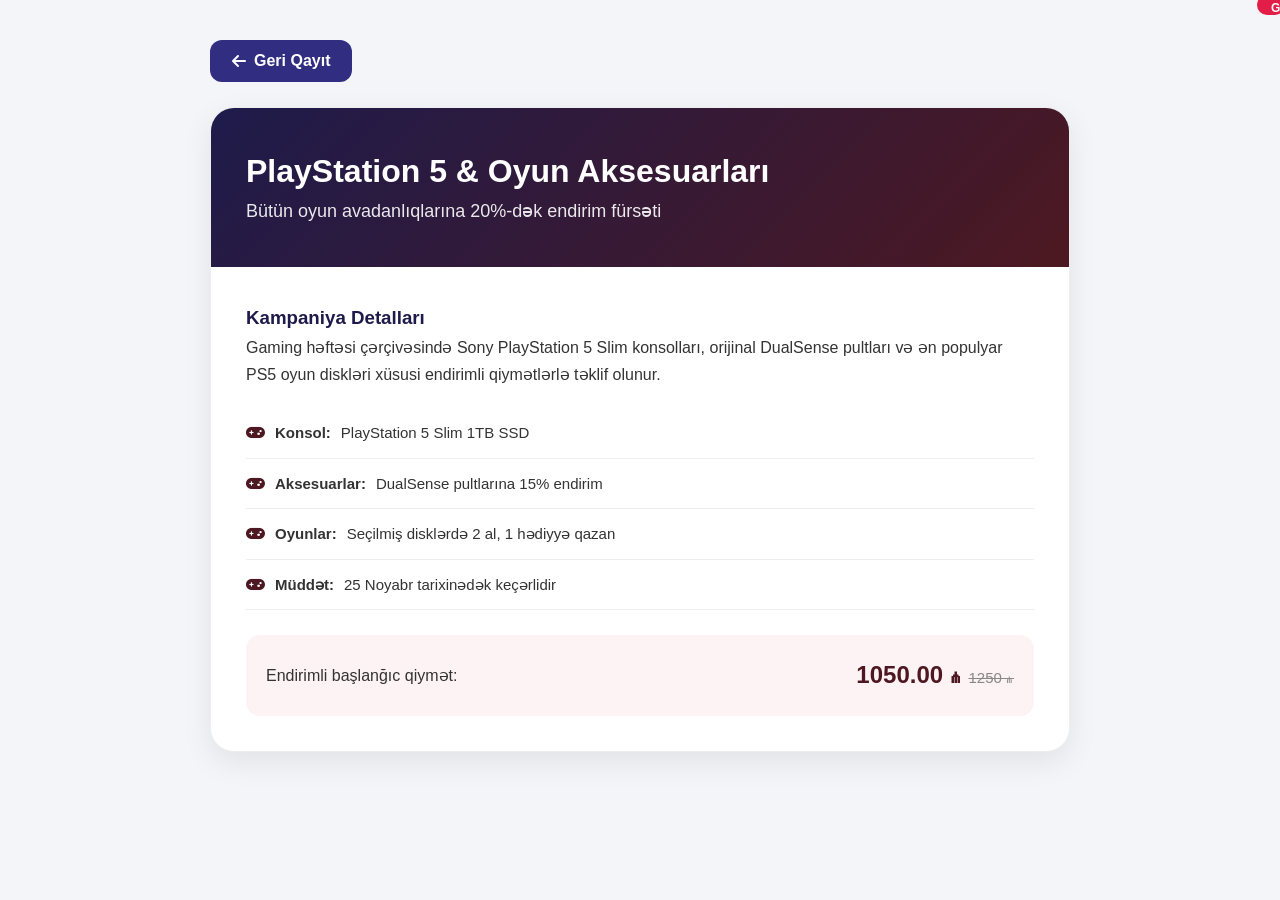
<file: PlayStation.html>
<!DOCTYPE html>
<html lang="az">
<head>
    <meta charset="UTF-8">
    <meta name="viewport" content="width=device-width, initial-scale=1.0">
    <title>PlayStation 5 Gaming Həftəsi | ByteCore</title>
    <link rel="stylesheet" href="style.css">
    <link rel="stylesheet" href="https://cdnjs.cloudflare.com/ajax/libs/font-awesome/6.4.0/css/all.min.css">
    <style>
        body { background: #f4f5f8; font-family: 'Segoe UI', sans-serif; margin: 0; padding: 0; }
        .single-wrapper { max-width: 900px; margin: 40px auto; padding: 0 20px; }
        .back-btn {
            display: inline-flex; align-items: center; gap: 8px;
            background: #312e81; color: white; text-decoration: none;
            padding: 12px 22px; border-radius: 12px; font-weight: 600;
            margin-bottom: 25px; transition: 0.2s;
        }
        .back-btn:hover { background: #4D1821; }
        .detail-card {
            background: #fff; border-radius: 24px; overflow: hidden;
            box-shadow: 0 10px 30px rgba(0,0,0,0.08); border: 1px solid #eee;
        }
        .detail-hero {
            background: linear-gradient(135deg, #1e1b4b, #4D1821);
            color: white; padding: 45px 35px;
        }
        .badge {
            background: #e11d48; padding: 6px 14px; border-radius: 20px;
            font-size: 12px; font-weight: bold; display: inline-block; margin-bottom: 15px;
        }
        .detail-hero h1 { font-size: 32px; margin: 0 0 10px 0; }
        .detail-hero p { font-size: 18px; opacity: 0.9; margin: 0; }
        .detail-content { padding: 35px; color: #333; line-height: 1.7; }
        .specs-list { list-style: none; padding: 0; margin: 20px 0; }
        .specs-list li {
            padding: 12px 0; border-bottom: 1px solid #eee;
            display: flex; align-items: center; gap: 10px; font-size: 15px;
        }
        .specs-list li i { color: #4D1821; }
        .price-highlight {
            background: #fdf2f4; padding: 20px; border-radius: 14px;
            margin-top: 25px; display: flex; justify-content: space-between; align-items: center;
        }
        .price-highlight strong { font-size: 24px; color: #4D1821; }
    </style>
</head>
<body>

    <div class="single-wrapper">
        <!-- Yalnız Geri Qayıtma Düyməsi -->
        <a href="campaigns.html" class="back-btn">
            <i class="fa-solid fa-arrow-left"></i> Geri Qayıt
        </a>

        <div class="detail-card">
            <div class="detail-hero">
                <span class="badge">GAMING</span>
                <h1>PlayStation 5 & Oyun Aksesuarları</h1>
                <p>Bütün oyun avadanlıqlarına 20%-dək endirim fürsəti</p>
            </div>

            <div class="detail-content">
                <h3 style="color: #1e1b4b; margin-top: 0;">Kampaniya Detalları</h3>
                <p>Gaming həftəsi çərçivəsində Sony PlayStation 5 Slim konsolları, orijinal DualSense pultları və ən populyar PS5 oyun diskləri xüsusi endirimli qiymətlərlə təklif olunur.</p>
                
                <ul class="specs-list">
                    <li><i class="fa-solid fa-gamepad"></i> <strong>Konsol:</strong> PlayStation 5 Slim 1TB SSD</li>
                    <li><i class="fa-solid fa-gamepad"></i> <strong>Aksesuarlar:</strong> DualSense pultlarına 15% endirim</li>
                    <li><i class="fa-solid fa-gamepad"></i> <strong>Oyunlar:</strong> Seçilmiş disklərdə 2 al, 1 hədiyyə qazan</li>
                    <li><i class="fa-solid fa-gamepad"></i> <strong>Müddət:</strong> 25 Noyabr tarixinədək keçərlidir</li>
                </ul>

                <div class="price-highlight">
                    <span>Endirimli başlanğıc qiymət:</span>
                    <strong>1050.00 ₼ <del style="font-size: 15px; color: #888; font-weight: normal;">1250 ₼</del></strong>
                </div>
            </div>
        </div>
    </div>

</body>
</html>
</file>
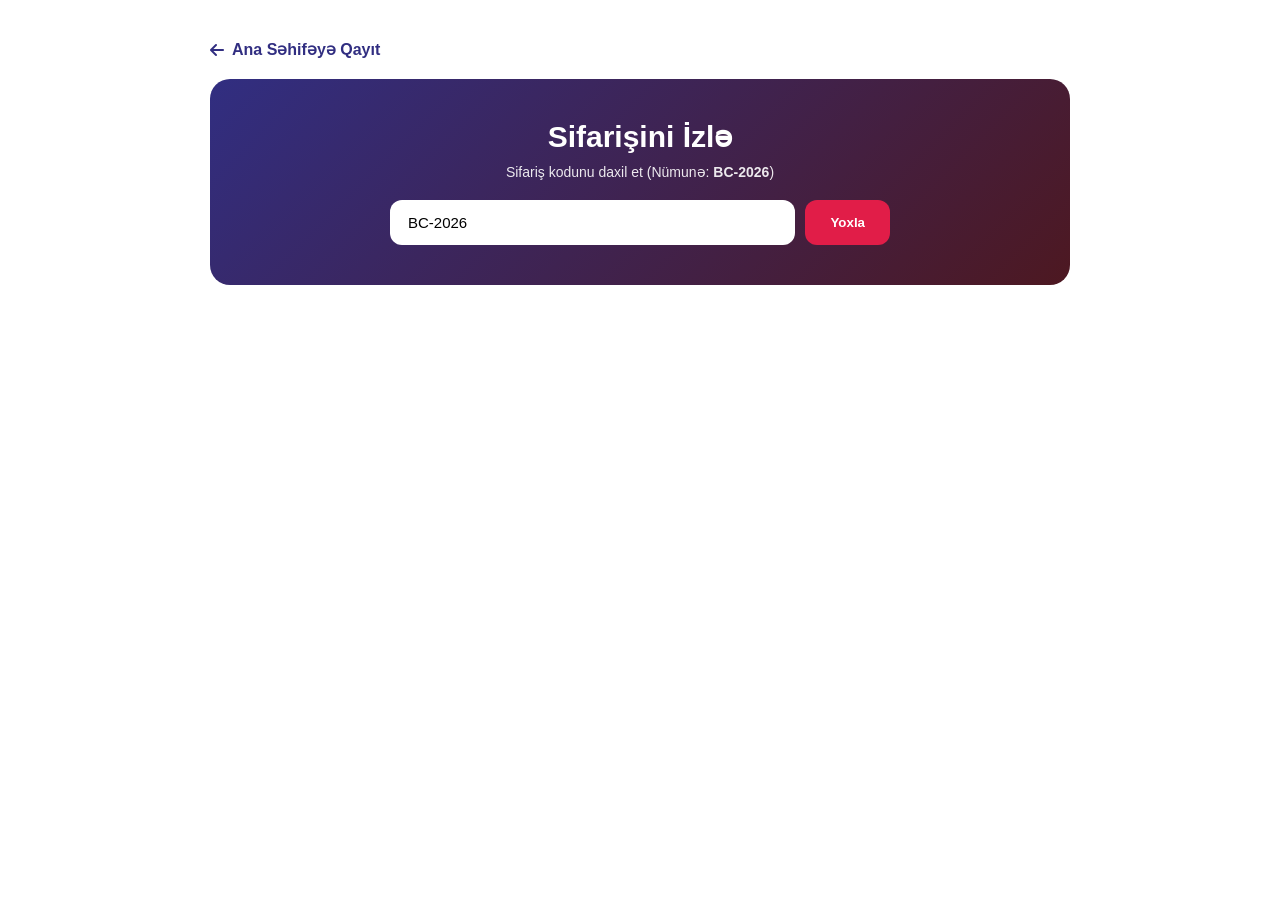
<file: tracking.html>
<!DOCTYPE html>
<html lang="az">
<head>
    <meta charset="UTF-8">
    <meta name="viewport" content="width=device-width, initial-scale=1.0">
    <title>Sifarişi İzlə | ByteCore Premium Web Store</title>
    <link rel="stylesheet" href="style.css">
    <link rel="stylesheet" href="https://cdnjs.cloudflare.com/ajax/libs/font-awesome/6.4.0/css/all.min.css">
    <style>
        .track-container { max-width: 900px; margin: 40px auto; padding: 0 20px; }
        .back-link { text-decoration: none; color: #312e81; font-weight: 600; display: inline-flex; align-items: center; gap: 8px; margin-bottom: 20px; }
        .track-header { background: linear-gradient(135deg, #312e81, #4D1821); color: white; padding: 40px 25px; border-radius: 20px; text-align: center; margin-bottom: 30px; }
        .track-header h1 { font-size: 30px; margin-bottom: 10px; }
        
        .search-box { display: flex; max-width: 500px; margin: 20px auto 0; gap: 10px; }
        .search-box input { flex: 1; padding: 14px 18px; border-radius: 12px; border: none; font-size: 15px; outline: none; }
        .search-box button { background: #e11d48; color: white; border: none; padding: 0 25px; border-radius: 12px; font-weight: bold; cursor: pointer; transition: 0.2s; }
        .search-box button:hover { background: #be123c; }

        .status-card { background: #fff; padding: 35px; border-radius: 20px; box-shadow: 0 6px 20px rgba(0,0,0,0.06); border: 1px solid #eee; display: none; }
        .order-meta { display: flex; justify-content: space-between; border-bottom: 1px solid #eee; padding-bottom: 15px; margin-bottom: 30px; flex-wrap: wrap; gap: 10px; }
        .order-meta span { font-size: 14px; color: #555; }
        .order-meta strong { color: #1e1b4b; }

        .steps { display: flex; justify-content: space-between; position: relative; margin: 20px 0; }
        .steps::before { content: ""; position: absolute; top: 22px; left: 10%; right: 10%; height: 4px; background: #e5e7eb; z-index: 1; }
        .step { position: relative; z-index: 2; text-align: center; width: 25%; }
        .step-icon { width: 48px; height: 48px; border-radius: 50%; background: #e5e7eb; color: #6b7280; display: flex; align-items: center; justify-content: center; margin: 0 auto 10px; font-size: 18px; transition: 0.3s; }
        .step.done .step-icon { background: #312e81; color: white; box-shadow: 0 4px 12px rgba(49, 46, 129, 0.3); }
        .step.active .step-icon { background: #e11d48; color: white; animation: pulse 1.5s infinite; }
        .step p { font-size: 13px; font-weight: 600; color: #1e1b4b; }

        @keyframes pulse {
            0% { box-shadow: 0 0 0 0 rgba(225, 29, 72, 0.5); }
            70% { box-shadow: 0 0 0 12px rgba(225, 29, 72, 0); }
            100% { box-shadow: 0 0 0 0 rgba(225, 29, 72, 0); }
        }
    </style>
</head>
<body>

    <div class="track-container">
        <a href="index.html" class="back-link">
            <i class="fa-solid fa-arrow-left"></i> Ana Səhifəyə Qayıt
        </a>

        <div class="track-header">
            <h1>Sifarişini İzlə</h1>
            <p style="opacity: 0.9; font-size: 14px;">Sifariş kodunu daxil et (Nümunə: <strong>BC-2026</strong>)</p>
            <div class="search-box">
                <input type="text" id="order-code" placeholder="Sifariş kodu..." value="BC-2026">
                <button onclick="trackOrder()">Yoxla</button>
            </div>
        </div>

        <div class="status-card" id="status-card">
            <div class="order-meta">
                <span>Sifariş Kodu: <strong id="display-code">BC-2026</strong></span>
                <span>Təxmini Çatdırılma: <strong>Bu gün, 18:00 - 20:00</strong></span>
                <span>Kuryer: <strong>Rəşad M. (+994 50 777 88 99)</strong></span>
            </div>

            <div class="steps">
                <div class="step done">
                    <div class="step-icon"><i class="fa-solid fa-check"></i></div>
                    <p>Sifariş Qəbul Edildi</p>
                </div>
                <div class="step done">
                    <div class="step-icon"><i class="fa-solid fa-box-open"></i></div>
                    <p>Paketləndi</p>
                </div>
                <div class="step active">
                    <div class="step-icon"><i class="fa-solid fa-motorcycle"></i></div>
                    <p>Kuryer Yoldadır</p>
                </div>
                <div class="step">
                    <div class="step-icon"><i class="fa-solid fa-house-circle-check"></i></div>
                    <p>Təhvil Verildi</p>
                </div>
            </div>
        </div>
    </div>

    <script>
        function trackOrder() {
            const code = document.getElementById('order-code').value.trim();
            if (!code) {
                alert('Zəhmət olmasa sifariş kodunu yazın!');
                return;
            }
            document.getElementById('display-code').innerText = code.toUpperCase();
            document.getElementById('status-card').style.display = 'block';
        }
    </script>

</body>
</html>
</file>
<file: style.css>
:root {
    --primary: #4f46e5;
    --primary-hover: #4338ca;
    --accent: #f59e0b;
    --bg-main: #ffffff;
    --bg-card: #f9fafb;
    --text-main: #1f2937;
    --text-muted: #6b7280;
    --border: #e5e7eb;
    --shadow: 0 10px 25px -5px rgba(0, 0, 0, 0.1);
    --transition: all 0.3s ease;
}

[data-theme="dark"] {
    --bg-main: #0f172a;
    --bg-card: #1e293b;
    --text-main: #f8fafc;
    --text-muted: #94a3b8;
    --border: #334155;
    --shadow: 0 10px 25px -5px rgba(0, 0, 0, 0.5);
}

* { margin: 0; padding: 0; box-sizing: border-box; font-family: 'Plus Jakarta Sans', sans-serif; }

body { background-color: var(--bg-main); color: var(--text-main); transition: var(--transition); }

.container { max-width: 1280px; margin: 0 auto; padding: 0 20px; }
.flex-row { display: flex; align-items: center; justify-content: space-between; }
.text-center { text-align: center; }
.hidden { display: none !important; }

/* ..... */
.announcement-bar { background: linear-gradient(90deg, #4f46e5, #06b6d4); color: white; font-size: 13px; padding: 8px 0; }
.top-bar { background-color: var(--bg-card); border-bottom: 1px solid var(--border); padding: 8px 0; font-size: 13px; color: var(--text-muted); }
.top-bar-right { display: flex; align-items: center; gap: 15px; }
.icon-btn-simple { background: none; border: none; color: var(--text-main); cursor: pointer; font-size: 16px; }

/* ..... */
.main-header { padding: 20px 0; border-bottom: 1px solid var(--border); }
.header-container { display: flex; align-items: center; gap: 30px; justify-content: space-between; }
.logo { font-size: 28px; font-weight: 800; color: var(--text-main); text-decoration: none; }
.logo span { color: var(--primary); }
.logo small { font-size: 12px; color: var(--accent); }

.search-bar-wrapper { flex: 1; max-width: 500px; }
.search-input-group { display: flex; align-items: center; background-color: var(--bg-card); border: 2px solid var(--border); border-radius: 10px; padding: 0 15px; }
.search-input-group input { width: 100%; padding: 10px; border: none; background: transparent; color: var(--text-main); outline: none; }
.clear-btn { background: none; border: none; color: var(--text-muted); cursor: pointer; }

.header-actions { display: flex; gap: 15px; }
.action-btn { position: relative; background-color: var(--bg-card); border: 1px solid var(--border); width: 44px; height: 44px; border-radius: 50%; display: flex; align-items: center; justify-content: center; color: var(--text-main); cursor: pointer; transition: var(--transition); }
.action-btn:hover { border-color: var(--primary); color: var(--primary); }
.badge { position: absolute; top: -5px; right: -5px; background-color: var(--primary); color: white; font-size: 11px; width: 20px; height: 20px; border-radius: 50%; display: flex; align-items: center; justify-content: center; }

/* ..... */
.main-nav { border-bottom: 1px solid var(--border); background-color: var(--bg-main); }
.nav-container { display: flex; align-items: center; justify-content: space-between; }
.all-departments { position: relative; }
.dept-toggle { background-color: var(--primary); color: white; border: none; padding: 15px 25px; font-weight: 700; cursor: pointer; display: flex; align-items: center; gap: 10px; }
.dept-menu { position: absolute; top: 100%; left: 0; width: 240px; background-color: var(--bg-card); border: 1px solid var(--border); box-shadow: var(--shadow); z-index: 100; list-style: none; }
.dept-menu li a { display: flex; align-items: center; gap: 10px; padding: 12px 20px; color: var(--text-main); text-decoration: none; border-bottom: 1px solid var(--border); }
.dept-menu li a:hover { background-color: var(--primary); color: white; }

.nav-links { display: flex; gap: 25px; list-style: none; }
.nav-links a { text-decoration: none; color: var(--text-main); font-weight: 600; }
.nav-links a.active, .nav-links a:hover { color: var(--primary); }

/* ..... */
.hero-section { padding: 30px 0; }
.hero-slider { background: linear-gradient(100deg, #312e81, #4D1821); border: 0 0 0 0 ; overflow: hidden; color: white; padding: 60px; }
.slide { display: flex; align-items: flex-start; justify-content: space-between; }
.slide-content { max-width: 500px; }
.slide-content h1 { font-size: 50px; margin: 10px 0 0 0; }
.slide-content h2 { font-size: 75px; margin: 5px 0 0 0; }
.slide content h3 { font-size: 20px; margin: 0 0 0 0; }
.slide-content h4 { font-size: 35px; margin: 200px 5px 0 0; }
.slide-content h5 { font-size: 180px; margin: 0 0 0 0; }
.btn-primary { background: #3B2E7E; color: white var(--primary); padding: 24px 48px; border: 0 0 0 0 ; text-decoration: none; font-weight: 500; display: inline-block; }
/* ..... */
.section-title-wrap { display: flex; justify-content: space-between; align-items: center; margin-bottom: 20px; }
.catalog-layout { display: grid; grid-template-columns: 260px 1fr; gap: 30px; }
.filter-card { background-color: var(--bg-card); border: 1px solid var(--border); padding: 20px; border-radius: 12px; }
.filter-group { margin-bottom: 20px; }
.filter-group label { display: block; font-weight: 700; margin-bottom: 8px; }
.cat-filter-btn { display: block; width: 100%; text-align: left; padding: 8px; background: none; border: none; color: var(--text-main); cursor: pointer; border-radius: 6px; }
.cat-filter-btn.active, .cat-filter-btn:hover { background-color: var(--primary); color: white; }
.price-slider-wrap input { width: 100%; }
.price-values { display: flex; justify-content: space-between; font-weight: 600; margin-top: 5px; }
.btn-reset-filters { width: 100%; padding: 10px; background: none; border: 1px dashed var(--border); color: var(--text-main); cursor: pointer; border-radius: 6px; }

/* ..... */
.sorting-bar { display: flex; justify-content: flex-end; align-items: center; margin-bottom: 20px; gap: 10px; }
.sorting-bar select { padding: 8px; border-radius: 6px; border: 1px solid var(--border); background: var(--bg-card); color: var(--text-main); }
.products-grid { display: grid; grid-template-columns: repeat(auto-fill, minmax(220px, 1fr)); gap: 20px; }
.product-card { background-color: var(--bg-card); border: 1px solid var(--border); border-radius: 12px; padding: 15px; position: relative; transition: var(--transition); }
.product-card:hover { transform: translateY(-5px); box-shadow: var(--shadow); }
.product-badge { position: absolute; top: 10px; left: 10px; background: var(--accent); color: white; padding: 2px 6px; border-radius: 4px; font-size: 10px; font-weight: 700; }
.product-img-wrap { height: 160px; display: flex; align-items: center; justify-content: center; background: white; border-radius: 8px; margin-bottom: 12px; }
.product-img-wrap img { max-height: 130px; object-fit: contain; }
.product-title { font-size: 14px; font-weight: 700; margin-bottom: 6px; }
.product-rating { color: var(--accent); font-size: 12px; margin-bottom: 8px; }
.price { font-size: 16px; font-weight: 800; color: var(--primary); }
.card-actions { display: grid; grid-template-columns: 1fr 36px 36px; gap: 6px; margin-top: 10px; }
.btn-add-cart { background-color: var(--primary); color: white; border: none; border-radius: 6px; font-weight: 600; cursor: pointer; padding: 8px; }
.btn-icon-secondary { background: var(--bg-main); border: 1px solid var(--border); color: var(--text-main); border-radius: 6px; cursor: pointer; }

/* ..... */
.faq-section { margin: 60px auto; }
.faq-accordion { max-width: 700px; margin: 20px auto 0; }
.faq-item { border: 1px solid var(--border); margin-bottom: 10px; border-radius: 8px; overflow: hidden; }
.faq-question { width: 100%; text-align: left; padding: 15px; background: var(--bg-card); border: none; color: var(--text-main); font-weight: 700; cursor: pointer; display: flex; justify-content: space-between; }
.faq-answer { padding: 0 15px; max-height: 0; overflow: hidden; transition: max-height 0.3s ease, padding 0.3s ease; background: var(--bg-main); }
.faq-item.active .faq-answer { padding: 15px; max-height: 200px; }

/* ..... */
.cart-drawer { position: fixed; top: 0; right: -400px; width: 380px; height: 100%; background-color: var(--bg-main); box-shadow: var(--shadow); z-index: 1000; transition: right 0.4s ease; display: flex; flex-direction: column; }
.cart-drawer.open { right: 0; }
.cart-header { padding: 20px; border-bottom: 1px solid var(--border); display: flex; justify-content: space-between; }
.cart-items { flex: 1; overflow-y: auto; padding: 20px; }
.cart-item { display: flex; gap: 12px; margin-bottom: 12px; border-bottom: 1px solid var(--border); padding-bottom: 12px; align-items: center; }
.cart-item img { width: 50px; height: 50px; object-fit: contain; }
.cart-footer { padding: 20px; border-top: 1px solid var(--border); background: var(--bg-card); }
.promo-code-wrap { display: flex; margin-bottom: 12px; }
.promo-code-wrap input { flex: 1; padding: 8px; border: 1px solid var(--border); border-radius: 6px 0 0 6px; }
.promo-code-wrap button { background: var(--primary); color: white; border: none; padding: 0 12px; border-radius: 0 6px 6px 0; cursor: pointer; }
.cart-summary-line { display: flex; justify-content: space-between; margin-bottom: 6px; }
.total-line { font-size: 16px; font-weight: 800; }
.btn-checkout { width: 100%; padding: 12px; background: var(--primary); color: white; border: none; border-radius: 8px; font-weight: 700; cursor: pointer; margin-top: 10px; }

/* ..... */
.overlay { position: fixed; inset: 0; background: rgba(0, 0, 0, 0.6); z-index: 999; display: none; }
.overlay.active { display: block; }
.modal { position: fixed; top: 50%; left: 50%; transform: translate(-50%, -50%); background: var(--bg-main); border-radius: 12px; z-index: 1001; display: none; padding: 25px; max-width: 500px; width: 90%; }
.modal.active { display: block; }
.modal-lg { max-width: 700px; }
.modal-close { position: absolute; top: 15px; right: 15px; background: none; border: none; font-size: 18px; color: var(--text-main); cursor: pointer; }
.form-group { margin-bottom: 15px; }
.form-group label { display: block; margin-bottom: 5px; font-weight: 600; }
.form-group input, .form-group textarea { width: 100%; padding: 10px; border: 1px solid var(--border); border-radius: 6px; background: var(--bg-card); color: var(--text-main); }

/* ..... */
.toast-container { position: fixed; bottom: 20px; right: 20px; z-index: 2000; }
.toast { background: #10b981; color: white; padding: 10px 18px; border-radius: 8px; margin-top: 8px; box-shadow: var(--shadow); font-weight: 600; font-size: 14px; }

/* ..... */
.main-footer { background-color: var(--bg-card); border-top: 1px solid var(--border); padding: 40px 0 20px; margin-top: 60px; }

/* ==========================================
   BYTECORE - TƏMİZ VƏ DƏQİQ MOBİL RESPONSİVE KODU
   ========================================== */

@media (max-width: 768px) {
    /* 1. Səhifənin sağa-sola sürüşməsinin qarşısını alır */
    html, body {
        overflow-x: hidden !important;
        width: 100% !important;
        margin: 0 !important;
        padding: 0 !important;
        box-sizing: border-box !important;
    }

    *, *:before, *:after {
        box-sizing: border-box !important;
    }

    /* 2. Ana konteyner və main hissəsini alt-alta (flex-column) edirik */
    main, .container, .catalog-container, .shop-container {
        display: flex !important;
        flex-direction: column !important;
        width: 100% !important;
        max-width: 100% !important;
        padding-left: 10px !important;
        padding-right: 10px !important;
        margin: 0 !important;
    }

    /* 3. Sol tərəfdəki filtr panelini tam enə oturdub yuxarıya salırıq */
    aside, .filter-section, .filters {
        width: 100% !important;
        max-width: 100% !important;
        margin-bottom: 15px !important;
    }

    /* 4. Məhsul şəbəkəsini (grid) filtrlərin altına salıb 2 sütun edirik */
    #products-grid, .products-grid {
        display: grid !important;
        grid-template-columns: repeat(2, 1fr) !important;
        gap: 10px !important;
        width: 100% !important;
        max-width: 100% !important;
        margin: 0 !important;
        padding: 0 !important;
    }

    /* 5. Məhsul kartlarının və şəkillərin ekrana tam oturması */
    .product-card {
        width: 100% !important;
        max-width: 100% !important;
        padding: 8px !important;
    }

    .product-card img {
        width: 100% !important;
        height: 130px !important;
        object-fit: cover !important;
    }
}

/* Çox kiçik ekranlar üçün (480px və aşağı) məhsullar tək sütun olsun */
@media (max-width: 480px) {
    #products-grid, .products-grid {
        grid-template-columns: 1fr !important;
    }
}
@media (max-width: 768px) {
    .catalog-layout {
        display: flex !important;
        flex-direction: column !important;
        width: 100% !important;
    }
}
@media (max-width: 768px) {
    .product-card img {
        width: 100% !important;
        height: 140px !important;
        object-fit: contain !important; /* Şəklin kəsilmədən kartın içinə tam oturmasını təmin edir */
    }
}
@media (max-width: 768px) {
    .announcement-bar {
        padding-top: 4px !important;
        padding-bottom: 4px !important;
        font-size: 12px !important;
    }
}
</file>
